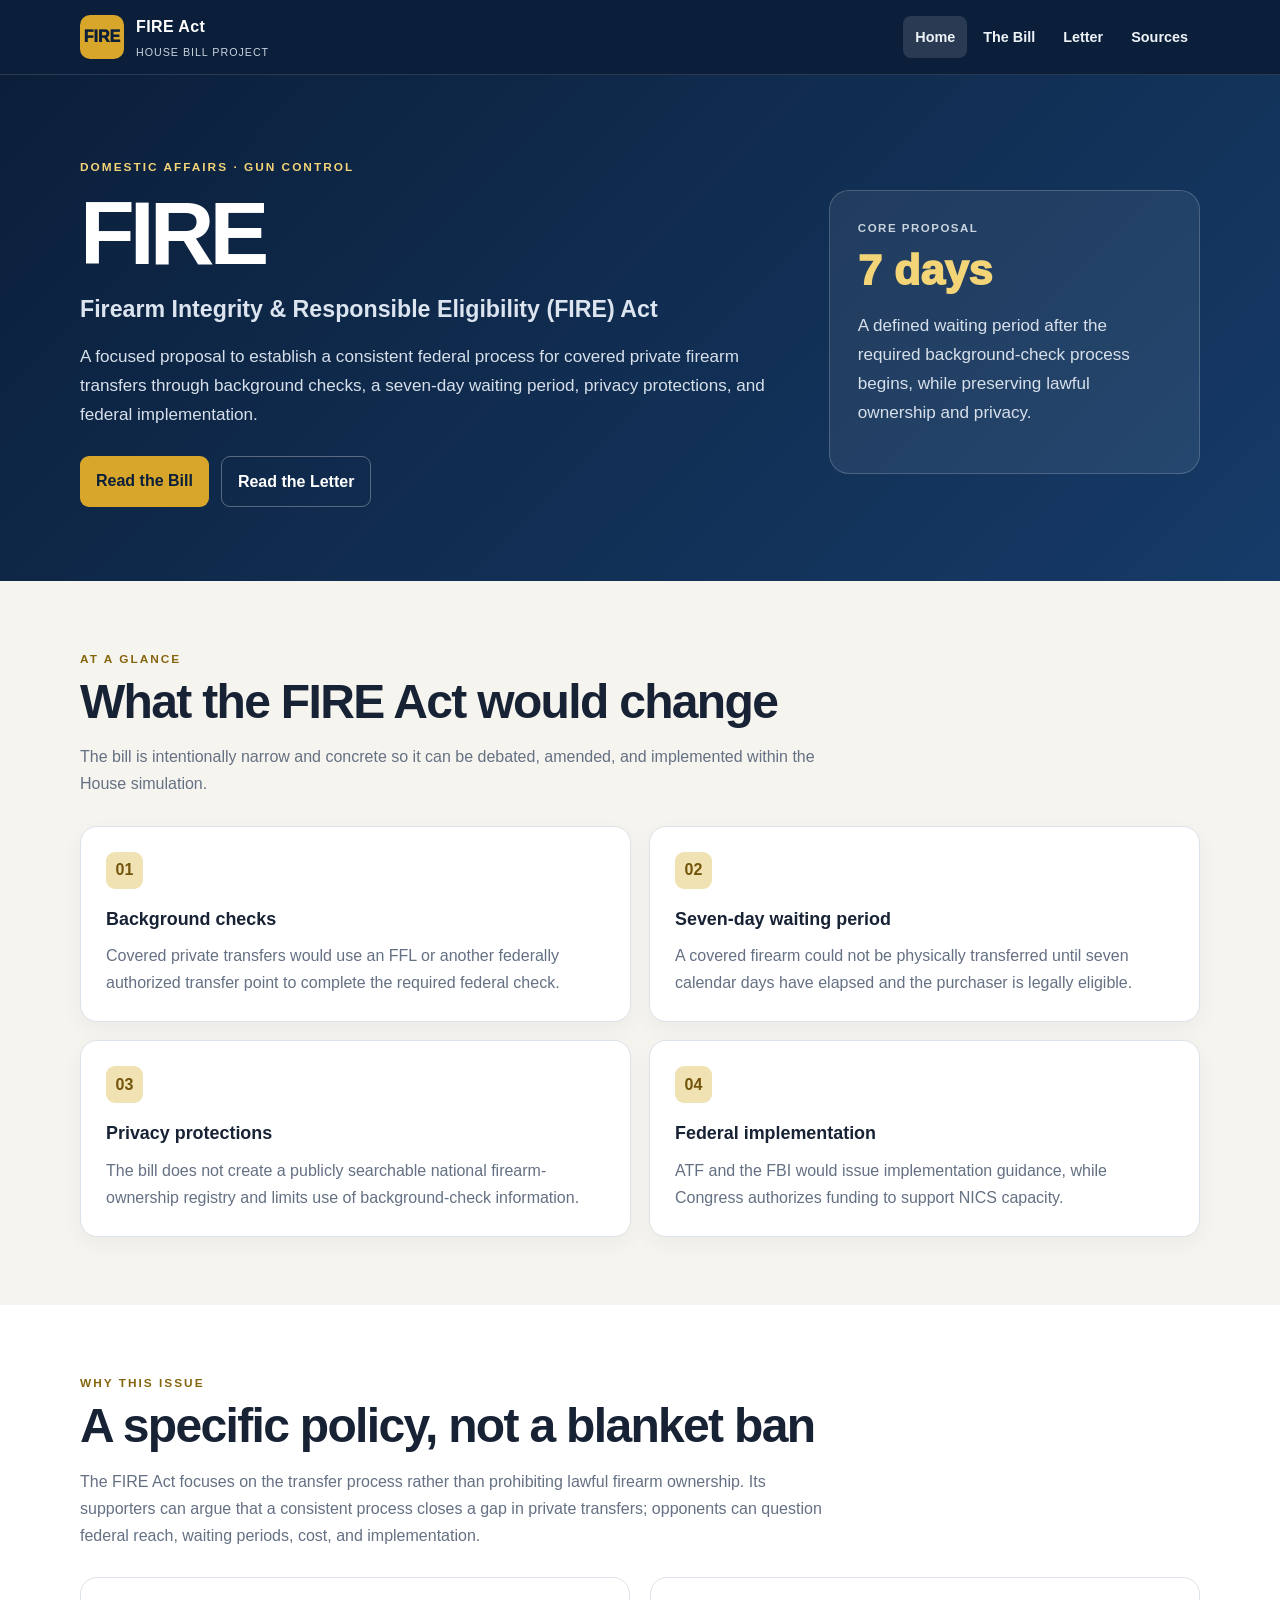
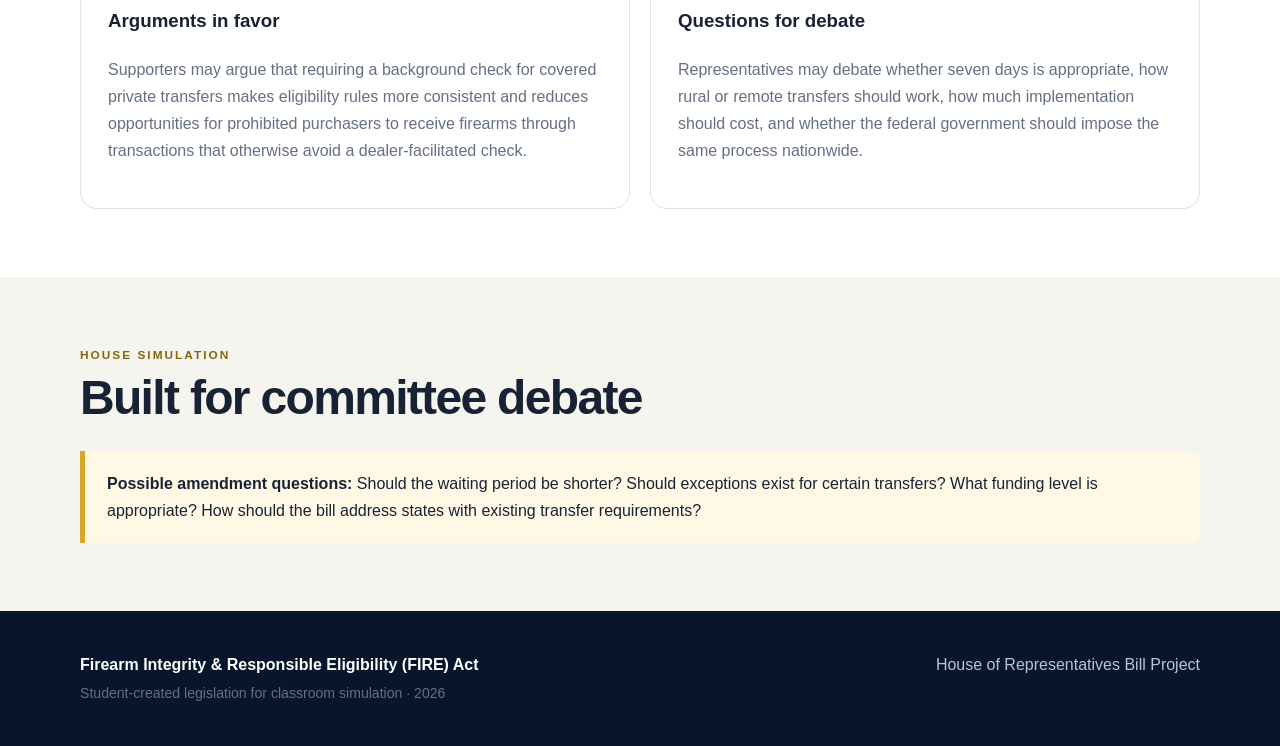
<file: index.html>
<!doctype html><html lang="en"><head><meta charset="utf-8"><meta name="viewport" content="width=device-width,initial-scale=1"><title>FIRE Act | Firearm Integrity &amp; Responsible Eligibility</title><link rel="stylesheet" href="style.css"></head><body>
<nav class="navbar"><div class="container nav-inner">
<a class="brand" href="index.html"><span class="brand-badge">FIRE</span><span><span class="brand-name">FIRE Act</span><span class="brand-sub">House Bill Project</span></span></a>
<div class="nav-links"><a class="active" href="index.html">Home</a><a class="" href="bill.html">The Bill</a><a class="" href="letter.html">Letter</a><a class="" href="bibliography.html">Sources</a></div>
</div></nav>
<header class="hero"><div class="container hero-grid"><div>
<div class="kicker">Domestic Affairs · Gun Control</div>
<h1>FIRE<small>Firearm Integrity &amp; Responsible Eligibility (FIRE) Act</small></h1>
<p>A focused proposal to establish a consistent federal process for covered private firearm transfers through background checks, a seven-day waiting period, privacy protections, and federal implementation.</p>
<div class="btn-row"><a class="btn btn-primary" href="bill.html">Read the Bill</a><a class="btn btn-outline" href="letter.html">Read the Letter</a></div>
</div>
<div class="hero-card"><div class="label">Core proposal</div><div class="big">7 days</div><p>A defined waiting period after the required background-check process begins, while preserving lawful ownership and privacy.</p></div>
</div></header>
<section class="section"><div class="container"><div class="section-head"><div class="eyebrow">At a glance</div><h2>What the FIRE Act would change</h2><p>The bill is intentionally narrow and concrete so it can be debated, amended, and implemented within the House simulation.</p></div>
<div class="cards">
<div class="card"><div class="card-num">01</div><h3>Background checks</h3><p>Covered private transfers would use an FFL or another federally authorized transfer point to complete the required federal check.</p></div>
<div class="card"><div class="card-num">02</div><h3>Seven-day waiting period</h3><p>A covered firearm could not be physically transferred until seven calendar days have elapsed and the purchaser is legally eligible.</p></div>
<div class="card"><div class="card-num">03</div><h3>Privacy protections</h3><p>The bill does not create a publicly searchable national firearm-ownership registry and limits use of background-check information.</p></div>
<div class="card"><div class="card-num">04</div><h3>Federal implementation</h3><p>ATF and the FBI would issue implementation guidance, while Congress authorizes funding to support NICS capacity.</p></div>
</div></div></section>
<section class="section alt"><div class="container"><div class="section-head"><div class="eyebrow">Why this issue</div><h2>A specific policy, not a blanket ban</h2><p>The FIRE Act focuses on the transfer process rather than prohibiting lawful firearm ownership. Its supporters can argue that a consistent process closes a gap in private transfers; opponents can question federal reach, waiting periods, cost, and implementation.</p></div>
<div class="arguments"><div class="argument"><h3>Arguments in favor</h3><p>Supporters may argue that requiring a background check for covered private transfers makes eligibility rules more consistent and reduces opportunities for prohibited purchasers to receive firearms through transactions that otherwise avoid a dealer-facilitated check.</p></div>
<div class="argument"><h3>Questions for debate</h3><p>Representatives may debate whether seven days is appropriate, how rural or remote transfers should work, how much implementation should cost, and whether the federal government should impose the same process nationwide.</p></div></div></div></section>
<section class="section"><div class="container"><div class="section-head"><div class="eyebrow">House simulation</div><h2>Built for committee debate</h2></div><div class="callout"><strong>Possible amendment questions:</strong> Should the waiting period be shorter? Should exceptions exist for certain transfers? What funding level is appropriate? How should the bill address states with existing transfer requirements?</div></div></section>
<footer class="footer"><div class="container footer-grid"><div><strong>Firearm Integrity &amp; Responsible Eligibility (FIRE) Act</strong><br><span class="small">Student-created legislation for classroom simulation · 2026</span></div><div>House of Representatives Bill Project</div></div></footer></body></html>
</file>
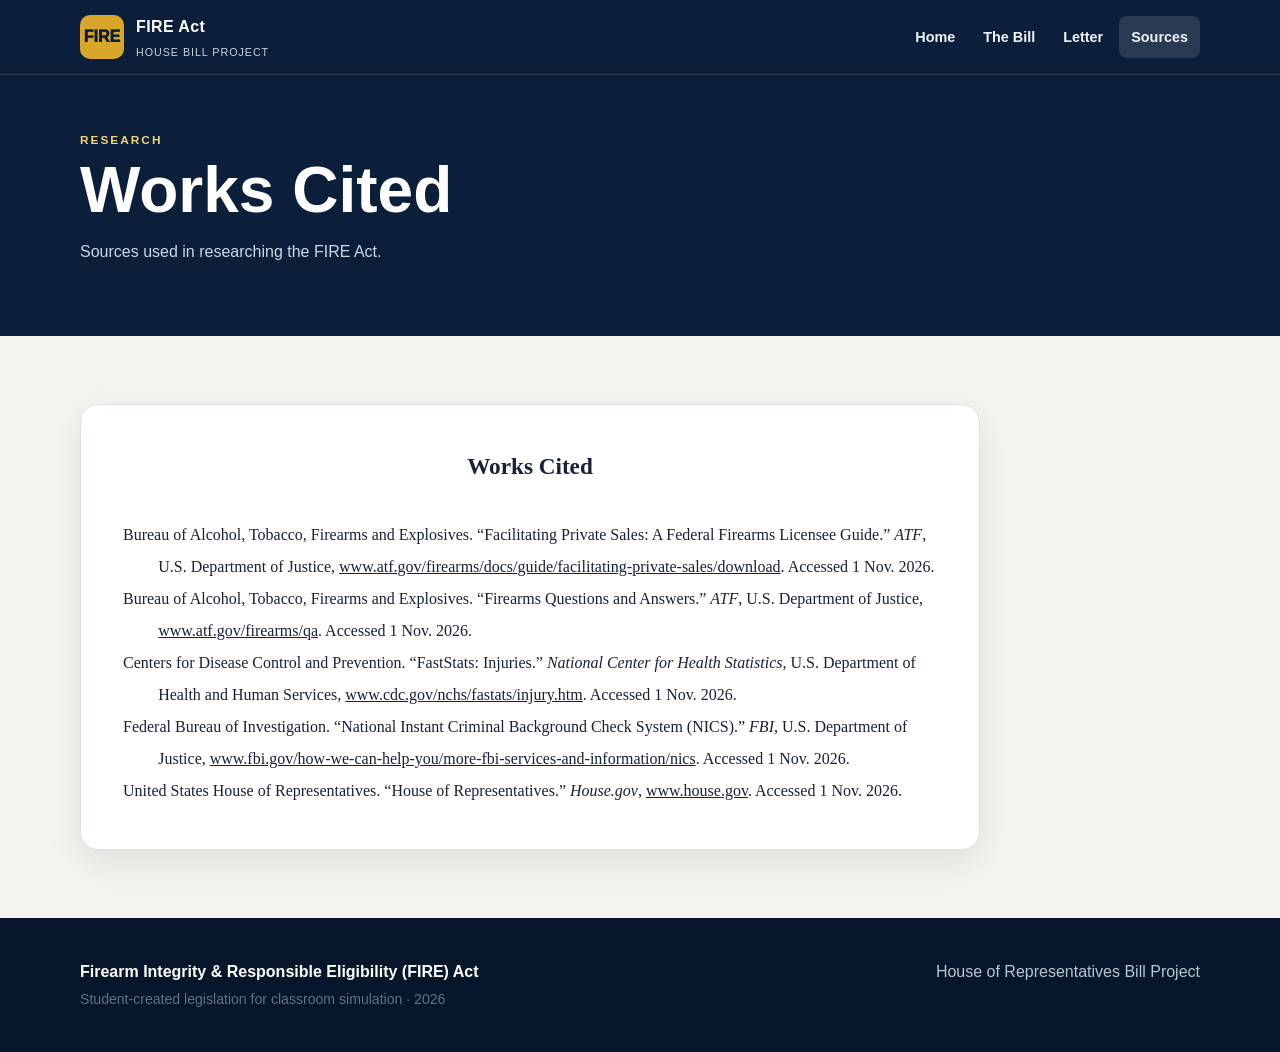
<file: bibliography.html>
<!doctype html><html lang="en"><head><meta charset="utf-8"><meta name="viewport" content="width=device-width,initial-scale=1">
<title>Works Cited | FIRE Act</title><link rel="stylesheet" href="style.css"></head><body>
<nav class="navbar"><div class="container nav-inner">
<a class="brand" href="index.html"><span class="brand-badge">FIRE</span><span><span class="brand-name">FIRE Act</span><span class="brand-sub">House Bill Project</span></span></a>
<div class="nav-links"><a href="index.html">Home</a><a href="bill.html">The Bill</a><a href="letter.html">Letter</a><a class="active" href="bibliography.html">Sources</a></div>
</div></nav>
<header class="page-header"><div class="container"><div class="eyebrow">Research</div><h1>Works Cited</h1><p>Sources used in researching the FIRE Act.</p></div></header>
<main class="section"><div class="container"><article class="paper works-cited">
<h2>Works Cited</h2>

<div class="mla-entry">Bureau of Alcohol, Tobacco, Firearms and Explosives. “Facilitating Private Sales: A Federal Firearms Licensee Guide.” <em>ATF</em>, U.S. Department of Justice, <a href="https://www.atf.gov/firearms/docs/guide/facilitating-private-sales/download" target="_blank" rel="noopener">www.atf.gov/firearms/docs/guide/facilitating-private-sales/download</a>. Accessed 1 Nov. 2026.</div>

<div class="mla-entry">Bureau of Alcohol, Tobacco, Firearms and Explosives. “Firearms Questions and Answers.” <em>ATF</em>, U.S. Department of Justice, <a href="https://www.atf.gov/firearms/qa" target="_blank" rel="noopener">www.atf.gov/firearms/qa</a>. Accessed 1 Nov. 2026.</div>

<div class="mla-entry">Centers for Disease Control and Prevention. “FastStats: Injuries.” <em>National Center for Health Statistics</em>, U.S. Department of Health and Human Services, <a href="https://www.cdc.gov/nchs/fastats/injury.htm" target="_blank" rel="noopener">www.cdc.gov/nchs/fastats/injury.htm</a>. Accessed 1 Nov. 2026.</div>

<div class="mla-entry">Federal Bureau of Investigation. “National Instant Criminal Background Check System (NICS).” <em>FBI</em>, U.S. Department of Justice, <a href="https://www.fbi.gov/how-we-can-help-you/more-fbi-services-and-information/nics" target="_blank" rel="noopener">www.fbi.gov/how-we-can-help-you/more-fbi-services-and-information/nics</a>. Accessed 1 Nov. 2026.</div>

<div class="mla-entry">United States House of Representatives. “House of Representatives.” <em>House.gov</em>, <a href="https://www.house.gov/" target="_blank" rel="noopener">www.house.gov</a>. Accessed 1 Nov. 2026.</div>
</article></div></main>
<footer class="footer"><div class="container footer-grid"><div><strong>Firearm Integrity &amp; Responsible Eligibility (FIRE) Act</strong><br><span class="small">Student-created legislation for classroom simulation · 2026</span></div><div>House of Representatives Bill Project</div></div></footer>
</body></html>
</file>
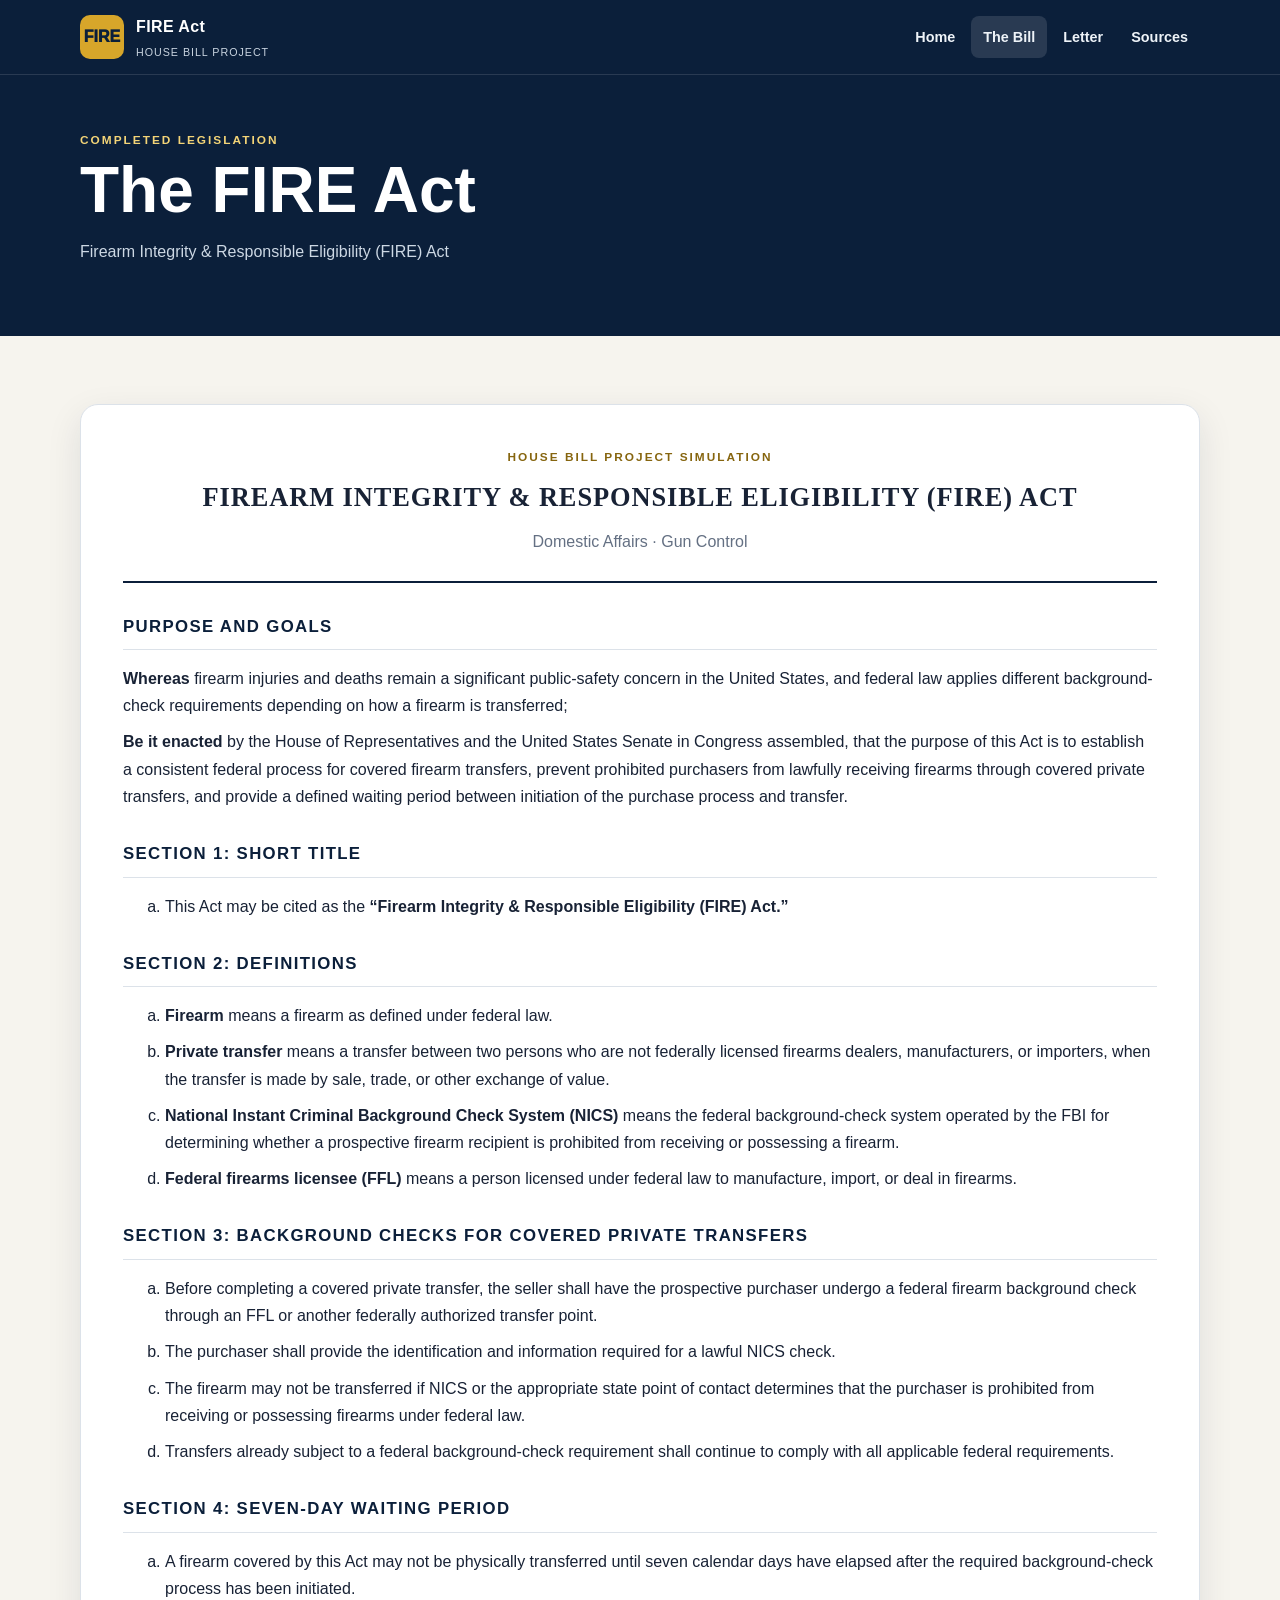
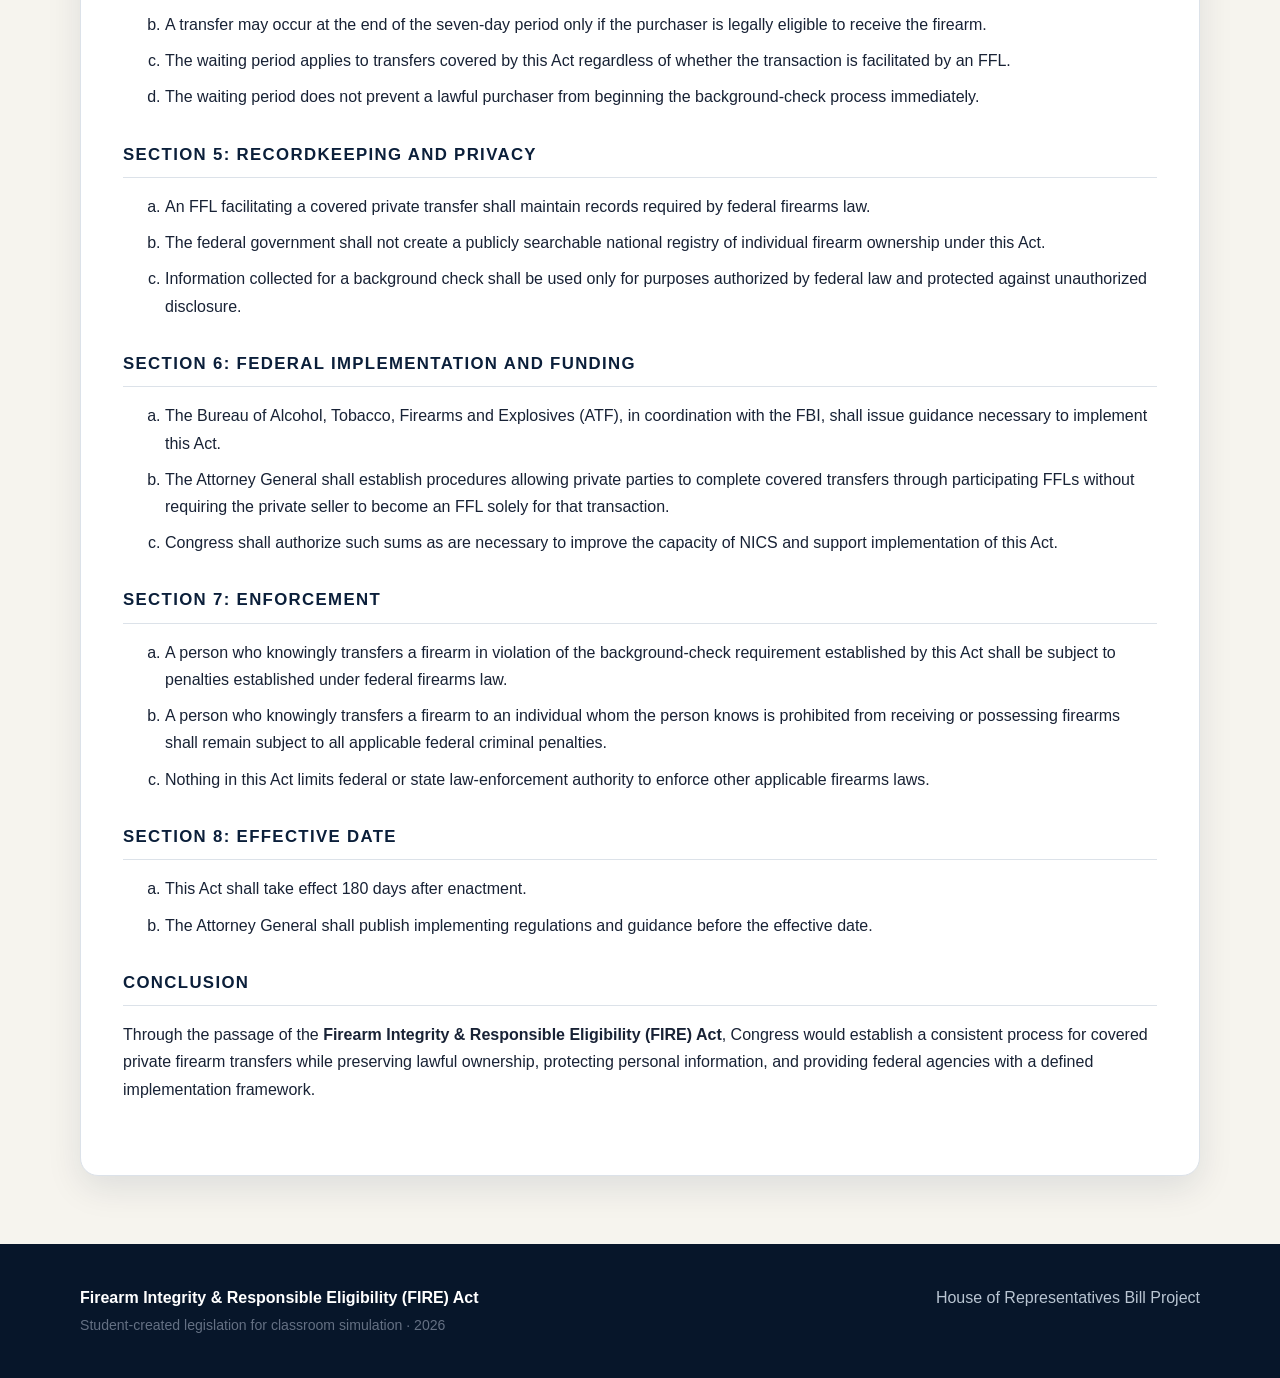
<file: bill.html>
<!doctype html><html lang="en"><head><meta charset="utf-8"><meta name="viewport" content="width=device-width,initial-scale=1"><title>The Bill | FIRE Act</title><link rel="stylesheet" href="style.css"></head><body>
<nav class="navbar"><div class="container nav-inner">
<a class="brand" href="index.html"><span class="brand-badge">FIRE</span><span><span class="brand-name">FIRE Act</span><span class="brand-sub">House Bill Project</span></span></a>
<div class="nav-links"><a class="" href="index.html">Home</a><a class="active" href="bill.html">The Bill</a><a class="" href="letter.html">Letter</a><a class="" href="bibliography.html">Sources</a></div>
</div></nav>
<header class="page-header"><div class="container"><div class="eyebrow">Completed legislation</div><h1>The FIRE Act</h1><p>Firearm Integrity &amp; Responsible Eligibility (FIRE) Act</p></div></header>
<main class="section"><div class="container"><article class="paper">
<div class="bill-title"><div class="eyebrow">House Bill Project Simulation</div><h2>Firearm Integrity &amp; Responsible Eligibility (FIRE) Act</h2><p>Domestic Affairs · Gun Control</p></div>
<div class="bill-section"><h3>Purpose and Goals</h3><p><strong>Whereas</strong> firearm injuries and deaths remain a significant public-safety concern in the United States, and federal law applies different background-check requirements depending on how a firearm is transferred;</p><p><strong>Be it enacted</strong> by the House of Representatives and the United States Senate in Congress assembled, that the purpose of this Act is to establish a consistent federal process for covered firearm transfers, prevent prohibited purchasers from lawfully receiving firearms through covered private transfers, and provide a defined waiting period between initiation of the purchase process and transfer.</p></div>
<div class="bill-section"><h3>Section 1: Short Title</h3><ol type="a"><li>This Act may be cited as the <strong>“Firearm Integrity &amp; Responsible Eligibility (FIRE) Act.”</strong></li></ol></div>
<div class="bill-section"><h3>Section 2: Definitions</h3><ol type="a"><li><strong>Firearm</strong> means a firearm as defined under federal law.</li><li><strong>Private transfer</strong> means a transfer between two persons who are not federally licensed firearms dealers, manufacturers, or importers, when the transfer is made by sale, trade, or other exchange of value.</li><li><strong>National Instant Criminal Background Check System (NICS)</strong> means the federal background-check system operated by the FBI for determining whether a prospective firearm recipient is prohibited from receiving or possessing a firearm.</li><li><strong>Federal firearms licensee (FFL)</strong> means a person licensed under federal law to manufacture, import, or deal in firearms.</li></ol></div>
<div class="bill-section"><h3>Section 3: Background Checks for Covered Private Transfers</h3><ol type="a"><li>Before completing a covered private transfer, the seller shall have the prospective purchaser undergo a federal firearm background check through an FFL or another federally authorized transfer point.</li><li>The purchaser shall provide the identification and information required for a lawful NICS check.</li><li>The firearm may not be transferred if NICS or the appropriate state point of contact determines that the purchaser is prohibited from receiving or possessing firearms under federal law.</li><li>Transfers already subject to a federal background-check requirement shall continue to comply with all applicable federal requirements.</li></ol></div>
<div class="bill-section"><h3>Section 4: Seven-Day Waiting Period</h3><ol type="a"><li>A firearm covered by this Act may not be physically transferred until seven calendar days have elapsed after the required background-check process has been initiated.</li><li>A transfer may occur at the end of the seven-day period only if the purchaser is legally eligible to receive the firearm.</li><li>The waiting period applies to transfers covered by this Act regardless of whether the transaction is facilitated by an FFL.</li><li>The waiting period does not prevent a lawful purchaser from beginning the background-check process immediately.</li></ol></div>
<div class="bill-section"><h3>Section 5: Recordkeeping and Privacy</h3><ol type="a"><li>An FFL facilitating a covered private transfer shall maintain records required by federal firearms law.</li><li>The federal government shall not create a publicly searchable national registry of individual firearm ownership under this Act.</li><li>Information collected for a background check shall be used only for purposes authorized by federal law and protected against unauthorized disclosure.</li></ol></div>
<div class="bill-section"><h3>Section 6: Federal Implementation and Funding</h3><ol type="a"><li>The Bureau of Alcohol, Tobacco, Firearms and Explosives (ATF), in coordination with the FBI, shall issue guidance necessary to implement this Act.</li><li>The Attorney General shall establish procedures allowing private parties to complete covered transfers through participating FFLs without requiring the private seller to become an FFL solely for that transaction.</li><li>Congress shall authorize such sums as are necessary to improve the capacity of NICS and support implementation of this Act.</li></ol></div>
<div class="bill-section"><h3>Section 7: Enforcement</h3><ol type="a"><li>A person who knowingly transfers a firearm in violation of the background-check requirement established by this Act shall be subject to penalties established under federal firearms law.</li><li>A person who knowingly transfers a firearm to an individual whom the person knows is prohibited from receiving or possessing firearms shall remain subject to all applicable federal criminal penalties.</li><li>Nothing in this Act limits federal or state law-enforcement authority to enforce other applicable firearms laws.</li></ol></div>
<div class="bill-section"><h3>Section 8: Effective Date</h3><ol type="a"><li>This Act shall take effect 180 days after enactment.</li><li>The Attorney General shall publish implementing regulations and guidance before the effective date.</li></ol></div>
<div class="bill-section"><h3>Conclusion</h3><p>Through the passage of the <strong>Firearm Integrity &amp; Responsible Eligibility (FIRE) Act</strong>, Congress would establish a consistent process for covered private firearm transfers while preserving lawful ownership, protecting personal information, and providing federal agencies with a defined implementation framework.</p></div>
</article></div></main>
<footer class="footer"><div class="container footer-grid"><div><strong>Firearm Integrity &amp; Responsible Eligibility (FIRE) Act</strong><br><span class="small">Student-created legislation for classroom simulation · 2026</span></div><div>House of Representatives Bill Project</div></div></footer></body></html>
</file>
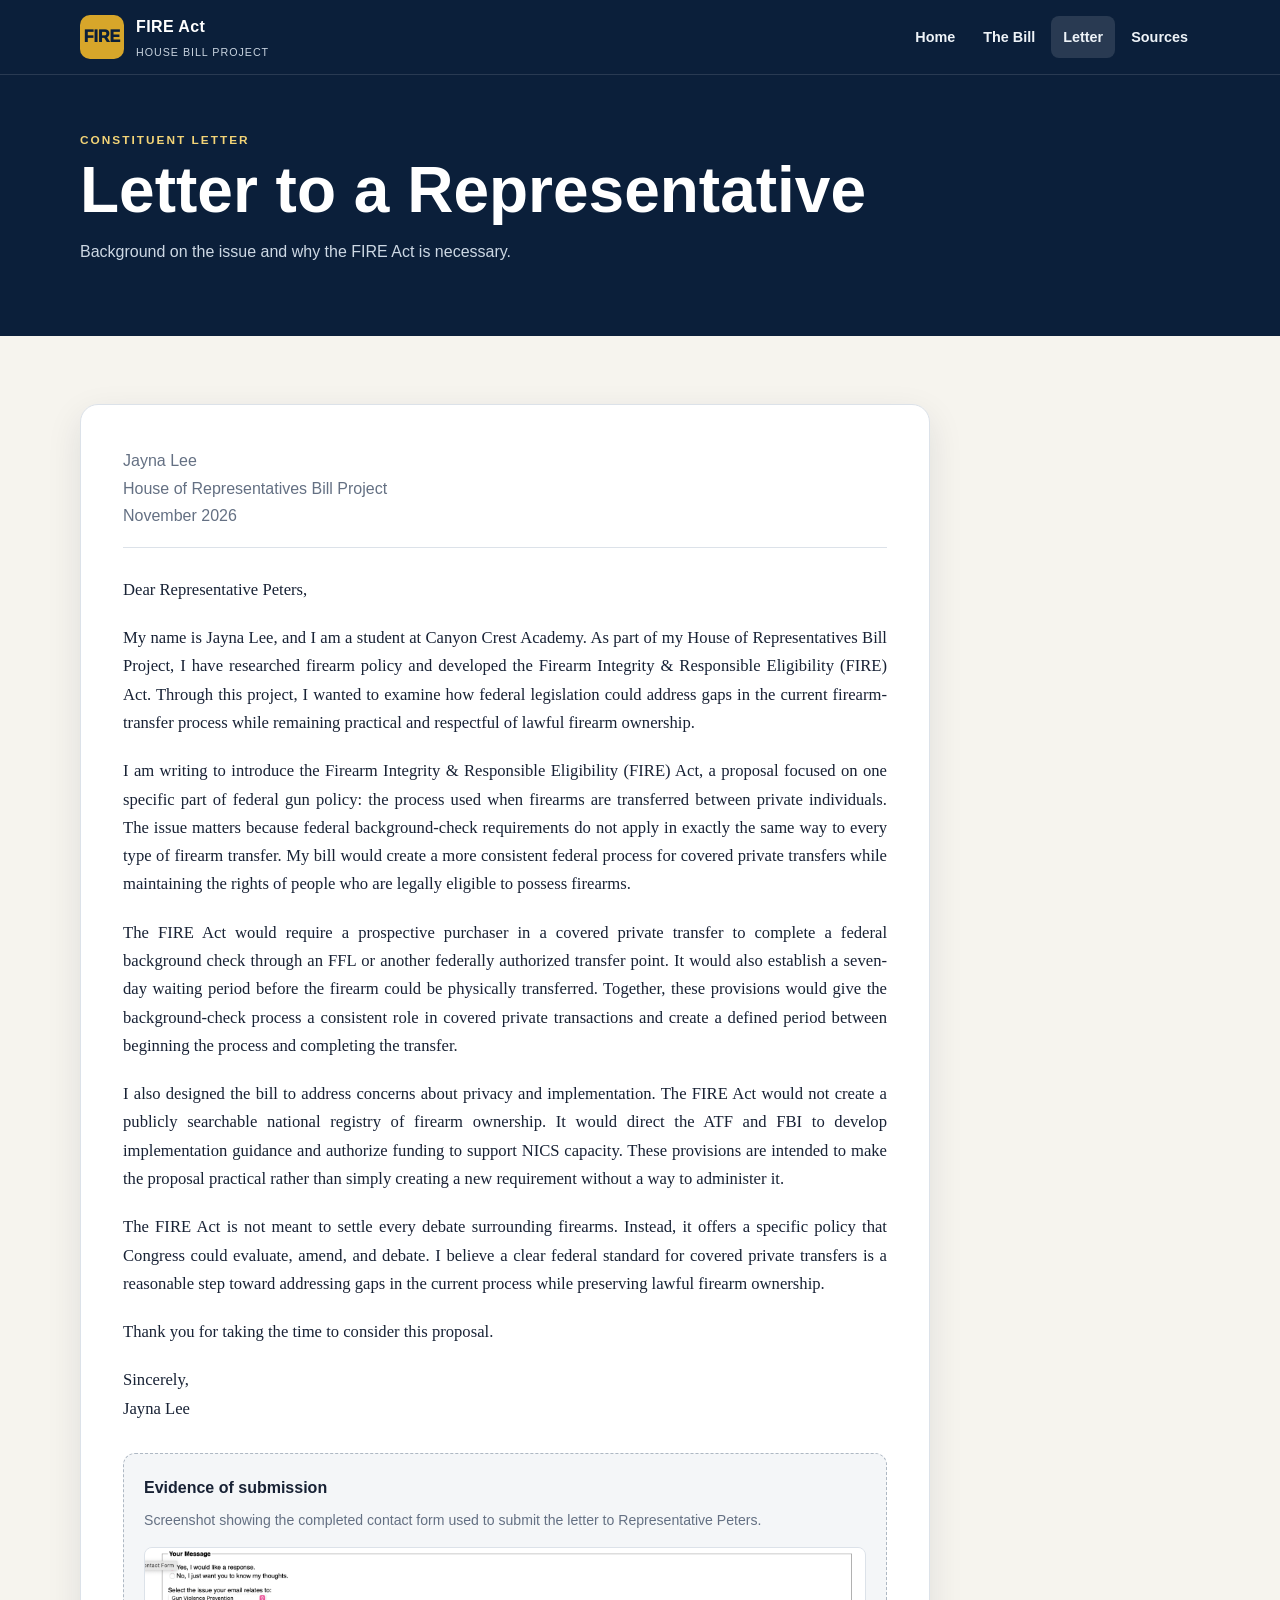
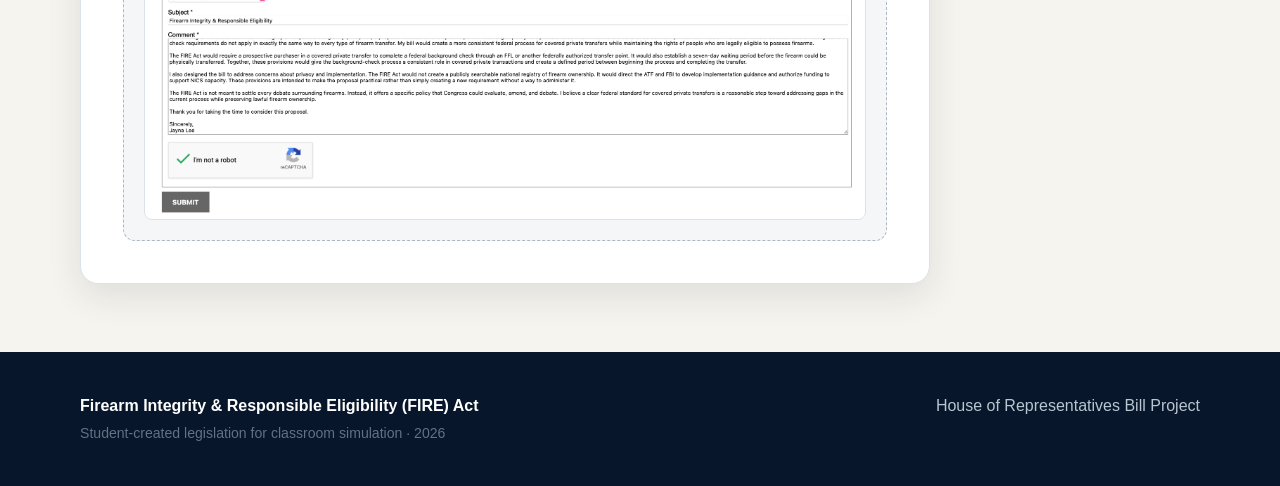
<file: letter.html>
<!doctype html><html lang="en"><head><meta charset="utf-8"><meta name="viewport" content="width=device-width,initial-scale=1"><title>Letter | FIRE Act</title><link rel="stylesheet" href="style.css"></head><body>
<nav class="navbar"><div class="container nav-inner">
<a class="brand" href="index.html"><span class="brand-badge">FIRE</span><span><span class="brand-name">FIRE Act</span><span class="brand-sub">House Bill Project</span></span></a>
<div class="nav-links"><a class="" href="index.html">Home</a><a class="" href="bill.html">The Bill</a><a class="active" href="letter.html">Letter</a><a class="" href="bibliography.html">Sources</a></div>
</div></nav>
<header class="page-header"><div class="container"><div class="eyebrow">Constituent letter</div><h1>Letter to a Representative</h1><p>Background on the issue and why the FIRE Act is necessary.</p></div></header>
<main class="section"><div class="container"><article class="paper letter-paper">
<div class="letter-meta">Jayna Lee<br>House of Representatives Bill Project<br>November 2026</div>
<div class="letter-body">
<p>Dear Representative Peters,</p>
      <p>My name is Jayna Lee, and I am a student at Canyon Crest Academy. As part of my House of Representatives Bill Project, I have researched firearm policy and developed the Firearm Integrity &amp; Responsible Eligibility (FIRE) Act. Through this project, I wanted to examine how federal legislation could address gaps in the current firearm-transfer process while remaining practical and respectful of lawful firearm ownership.</p>
<p>I am writing to introduce the Firearm Integrity &amp; Responsible Eligibility (FIRE) Act, a proposal focused on one specific part of federal gun policy: the process used when firearms are transferred between private individuals. The issue matters because federal background-check requirements do not apply in exactly the same way to every type of firearm transfer. My bill would create a more consistent federal process for covered private transfers while maintaining the rights of people who are legally eligible to possess firearms.</p>
<p>The FIRE Act would require a prospective purchaser in a covered private transfer to complete a federal background check through an FFL or another federally authorized transfer point. It would also establish a seven-day waiting period before the firearm could be physically transferred. Together, these provisions would give the background-check process a consistent role in covered private transactions and create a defined period between beginning the process and completing the transfer.</p>
<p>I also designed the bill to address concerns about privacy and implementation. The FIRE Act would not create a publicly searchable national registry of firearm ownership. It would direct the ATF and FBI to develop implementation guidance and authorize funding to support NICS capacity. These provisions are intended to make the proposal practical rather than simply creating a new requirement without a way to administer it.</p>
<p>The FIRE Act is not meant to settle every debate surrounding firearms. Instead, it offers a specific policy that Congress could evaluate, amend, and debate. I believe a clear federal standard for covered private transfers is a reasonable step toward addressing gaps in the current process while preserving lawful firearm ownership.</p>
<p>Thank you for taking the time to consider this proposal.</p>
<p>Sincerely,<br>Jayna Lee</p>
</div>
<div class="proof">
  <strong>Evidence of submission</strong>
  <p class="small">Screenshot showing the completed contact form used to submit the letter to Representative Peters.</p>
  <div class="submission-image-wrap">
    <img src="submission-evidence.png" alt="Screenshot showing submission of Jayna Lee's FIRE Act letter through a congressional contact form.">
  </div>
</div>
</article></div></main>
<footer class="footer"><div class="container footer-grid"><div><strong>Firearm Integrity &amp; Responsible Eligibility (FIRE) Act</strong><br><span class="small">Student-created legislation for classroom simulation · 2026</span></div><div>House of Representatives Bill Project</div></div></footer></body></html>
</file>
<file: style.css>
:root{
  --navy:#0b1f3a; --blue:#163b68; --gold:#d7a62a; --gold-light:#f3d477;
  --cream:#f6f4ee; --white:#fff; --ink:#182235; --muted:#647083;
  --line:#dce2e9; --shadow:0 12px 35px rgba(11,31,58,.10);
}
*{box-sizing:border-box}
html{scroll-behavior:smooth}
body{margin:0;font-family:Inter,Arial,Helvetica,sans-serif;background:var(--cream);color:var(--ink);line-height:1.7}
a{color:inherit}
.container{width:min(1120px,92%);margin:0 auto}
.navbar{background:var(--navy);border-bottom:1px solid rgba(255,255,255,.12);position:sticky;top:0;z-index:50}
.nav-inner{min-height:74px;display:flex;align-items:center;justify-content:space-between;gap:24px}
.brand{display:flex;align-items:center;gap:12px;text-decoration:none;color:white;min-width:0}
.brand-badge{width:44px;height:44px;border-radius:10px;background:var(--gold);color:var(--navy);display:grid;place-items:center;font-weight:950;font-size:1rem;flex:none}
.brand-name{font-weight:850;letter-spacing:.025em;font-size:1rem;line-height:1.15}
.brand-sub{display:block;color:#c8d3df;font-size:.67rem;text-transform:uppercase;letter-spacing:.09em;margin-top:3px}
.nav-links{display:flex;gap:4px;flex-wrap:wrap;justify-content:flex-end}
.nav-links a{color:#eef3f8;text-decoration:none;padding:9px 12px;border-radius:8px;font-size:.9rem;font-weight:700}
.nav-links a:hover,.nav-links a.active{background:rgba(255,255,255,.12)}
.hero{background:linear-gradient(135deg,var(--navy),var(--blue));color:white;padding:82px 0 74px}
.hero-grid{display:grid;grid-template-columns:1.4fr .75fr;gap:56px;align-items:center}
.kicker,.eyebrow{color:var(--gold-light);font-size:.74rem;text-transform:uppercase;letter-spacing:.17em;font-weight:900}
.hero h1{font-size:clamp(3rem,7vw,6.4rem);line-height:.9;letter-spacing:-.055em;margin:16px 0}
.hero h1 small{display:block;font-size:clamp(1.05rem,2vw,1.45rem);line-height:1.35;letter-spacing:0;color:#dce5ef;margin-top:20px;max-width:760px}
.hero p{font-size:1.07rem;color:#d7e0ea;max-width:700px}
.hero-card{border:1px solid rgba(255,255,255,.18);background:rgba(255,255,255,.07);border-radius:20px;padding:28px}
.hero-card .label{font-size:.72rem;text-transform:uppercase;letter-spacing:.13em;color:#c9d4df;font-weight:800}
.hero-card .big{font-size:2.7rem;font-weight:950;color:var(--gold-light);line-height:1.1;margin:8px 0}
.btn-row{display:flex;gap:12px;flex-wrap:wrap;margin-top:26px}
.btn{display:inline-block;text-decoration:none;border-radius:9px;padding:11px 16px;font-weight:850}
.btn-primary{background:var(--gold);color:var(--navy)}
.btn-outline{border:1px solid rgba(255,255,255,.3);color:white}
.section{padding:68px 0}
.section.alt{background:white}
.section-head{max-width:760px;margin-bottom:28px}
.section-head .eyebrow{color:#86650f}
.section-head h2{font-size:clamp(2rem,4vw,3rem);line-height:1.05;letter-spacing:-.035em;margin:8px 0 12px}
.section-head p{color:var(--muted)}
.cards{display:grid;grid-template-columns:repeat(2,1fr);gap:18px}
.card{background:white;border:1px solid var(--line);border-radius:17px;padding:25px;box-shadow:0 7px 22px rgba(11,31,58,.045)}
.card-num{width:37px;height:37px;border-radius:9px;background:#f0e2b2;color:#72550b;display:grid;place-items:center;font-weight:900;margin-bottom:15px}
.card h3{margin:0 0 8px;font-size:1.12rem}
.card p{margin:0;color:var(--muted)}
.stat-grid{display:grid;grid-template-columns:repeat(3,1fr);gap:18px}
.stat{background:var(--navy);color:white;border-radius:17px;padding:24px}
.stat strong{display:block;color:var(--gold-light);font-size:2.2rem;line-height:1.1}
.stat span{color:#ced8e3}
.arguments{display:grid;grid-template-columns:1fr 1fr;gap:20px}
.argument{background:white;border:1px solid var(--line);border-radius:17px;padding:27px}
.argument h3{margin-top:0}
.argument p{color:var(--muted)}
.callout{background:#fff8e5;border-left:5px solid var(--gold);padding:19px 22px;border-radius:0 12px 12px 0}
.page-header{background:var(--navy);color:white;padding:55px 0}
.page-header h1{font-size:clamp(2.4rem,5vw,4rem);line-height:1;margin:8px 0}
.page-header p{color:#cdd8e4;max-width:780px}
.paper{background:white;border:1px solid var(--line);border-radius:18px;box-shadow:var(--shadow);padding:42px}
.bill-title{text-align:center;border-bottom:2px solid var(--navy);padding-bottom:25px;margin-bottom:30px}
.bill-title .eyebrow{color:#86650f}
.bill-title h2{font-family:Georgia,"Times New Roman",serif;text-transform:uppercase;letter-spacing:.035em;margin:8px 0;font-size:1.65rem}
.bill-title p{margin:0;color:var(--muted)}
.bill-section{margin:30px 0}
.bill-section h3{font-size:1.05rem;text-transform:uppercase;letter-spacing:.08em;color:var(--navy);border-bottom:1px solid var(--line);padding-bottom:8px;margin-bottom:15px}
.bill-section p{margin:9px 0}
.bill-section ol{margin:8px 0 0 22px;padding-left:20px}
.bill-section li{margin:9px 0}
.letter-paper{max-width:850px}
.letter-meta{color:var(--muted);border-bottom:1px solid var(--line);padding-bottom:18px;margin-bottom:28px}
.letter-body{font-family:Georgia,"Times New Roman",serif;font-size:1.04rem}
.letter-body p{margin:0 0 20px;text-align:justify}
.proof{margin-top:30px;padding:20px;background:#f4f6f8;border:1px dashed #aeb8c3;border-radius:12px}
.sources{display:grid;gap:14px}
.source{background:white;border:1px solid var(--line);border-radius:14px;padding:20px}
.source h3{margin:0 0 7px}
.source p{margin:0;color:var(--muted)}
.source a{color:#174b83;font-weight:750}
.footer{background:#07162a;color:#b9c5d2;padding:40px 0}
.footer-grid{display:flex;justify-content:space-between;gap:25px;flex-wrap:wrap}
.footer strong{color:white}
.small{font-size:.88rem;color:var(--muted)}
@media(max-width:820px){
  .nav-inner{align-items:flex-start;flex-direction:column;padding:12px 0}
  .nav-links{justify-content:flex-start;width:100%}
  .hero{padding:58px 0}
  .hero-grid,.cards,.arguments,.stat-grid{grid-template-columns:1fr}
  .paper{padding:25px}
}
@media print{
  .navbar,.footer,.btn-row{display:none}
  body{background:white}
  .paper{box-shadow:none;border:0;padding:0}
}

.works-cited{max-width:900px}
.works-cited>h2{text-align:center;font-family:Georgia,"Times New Roman",serif;font-size:1.45rem;margin:0 0 32px}
.mla-entry{font-family:Georgia,"Times New Roman",serif;font-size:1rem;line-height:2;text-indent:-2.2em;padding-left:2.2em;margin:0 0 0 0}



.proof .small {
  display: block;
  margin: 8px 0 14px;
}
.proof .submission-image-wrap {
  width: 100%;
  overflow: hidden;
  border: 1px solid var(--line);
  border-radius: 8px;
  background: white;
}
.proof .submission-image-wrap img {
  display: block;
  width: 100%;
  max-width: 100%;
  height: auto;
}
</file>
